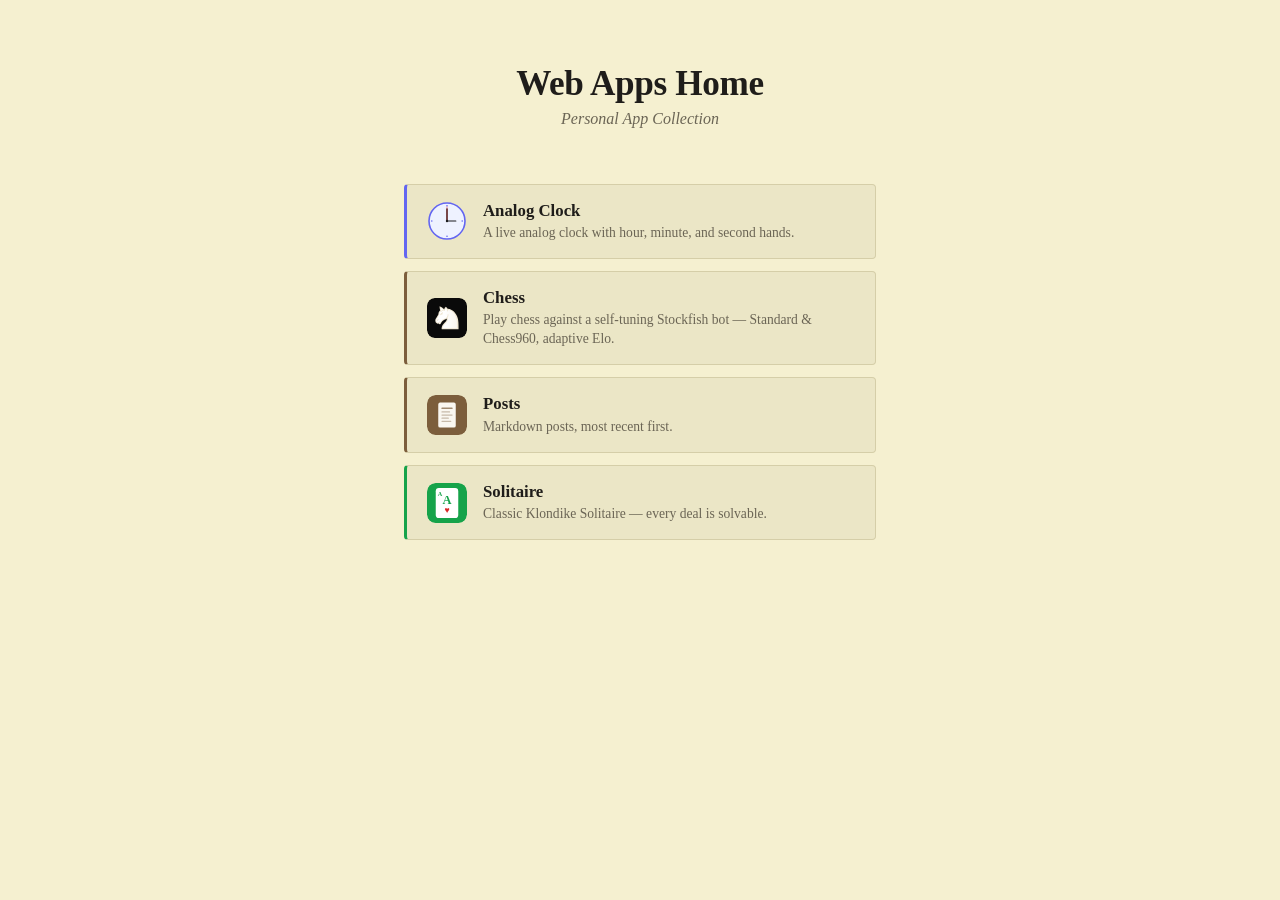
<file: index.html>
<!DOCTYPE html>
<html lang="en">
<head>
    <meta charset="UTF-8">
    <meta name="viewport" content="width=device-width, initial-scale=1.0">
    <title>Web Apps Home</title>
    <link rel="stylesheet" href="./assets/styles.css">
    <link rel="icon" href="./assets/favicon.svg">
</head>
<body>
    <header>
        <h1>Web Apps Home</h1>
        <p class="subtitle">Personal App Collection</p>
    </header>
    <main id="app-grid" class="app-grid">
        <p class="loading">Loading apps...</p>
    </main>
    <script src="./assets/script.js"></script>
</body>
</html>
</file>
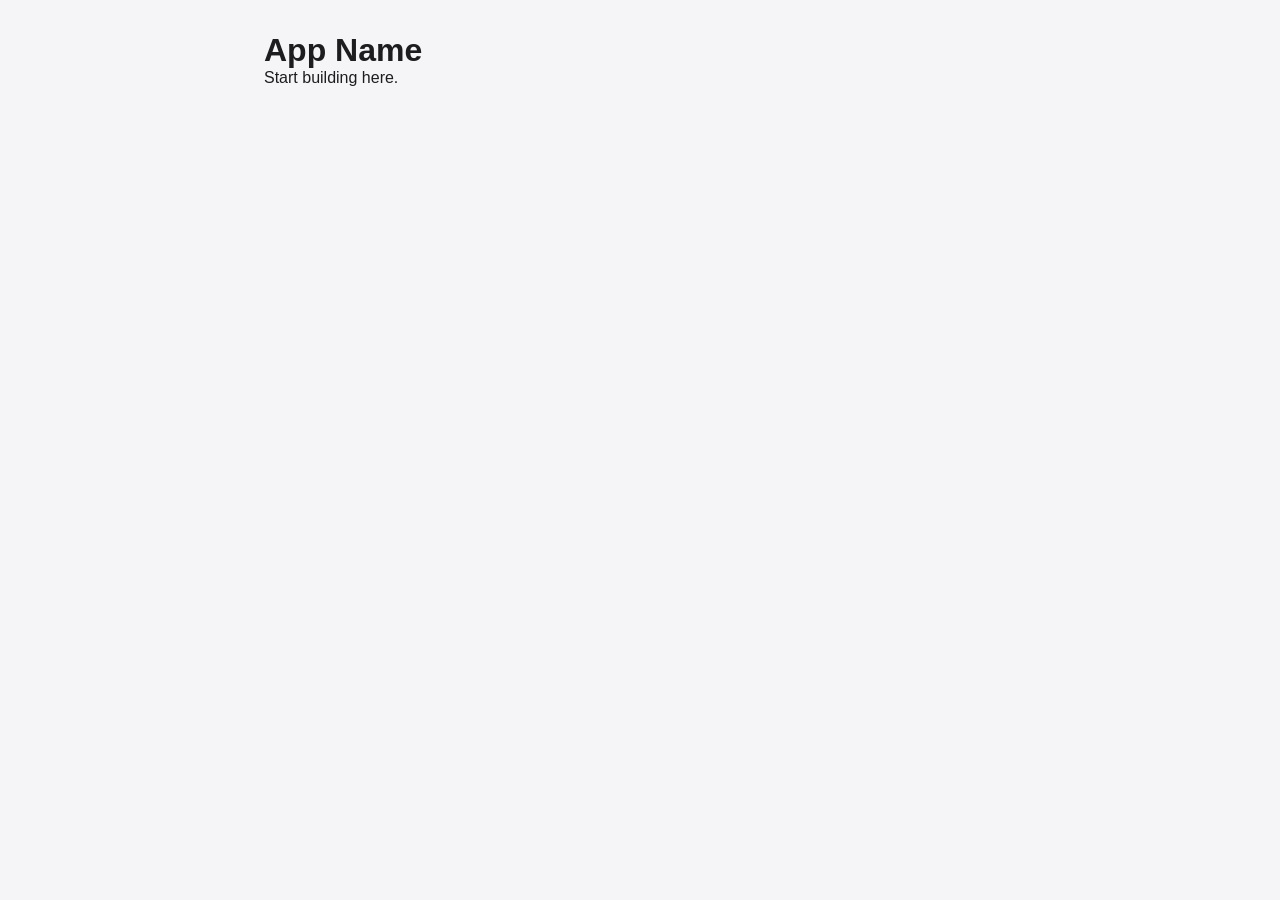
<file: apps/_template/index.html>
<!DOCTYPE html>
<html lang="en">
<head>
    <meta charset="UTF-8">
    <meta name="viewport" content="width=device-width, initial-scale=1.0">
    <meta name="apple-mobile-web-app-capable" content="yes">
    <meta name="apple-mobile-web-app-status-bar-style" content="black-translucent">
    <meta name="apple-mobile-web-app-title" content="App Name">
    <link rel="apple-touch-icon" href="./icon.svg">
    <link rel="manifest" href="./manifest.json">
    <title>App Name</title>
    <link rel="stylesheet" href="./styles.css">
</head>
<body>
    <main id="app">
        <h1>App Name</h1>
        <p>Start building here.</p>
    </main>
    <script src="./script.js"></script>
    <script>if ("serviceWorker" in navigator) navigator.serviceWorker.register("./sw.js");</script>
</body>
</html>
</file>
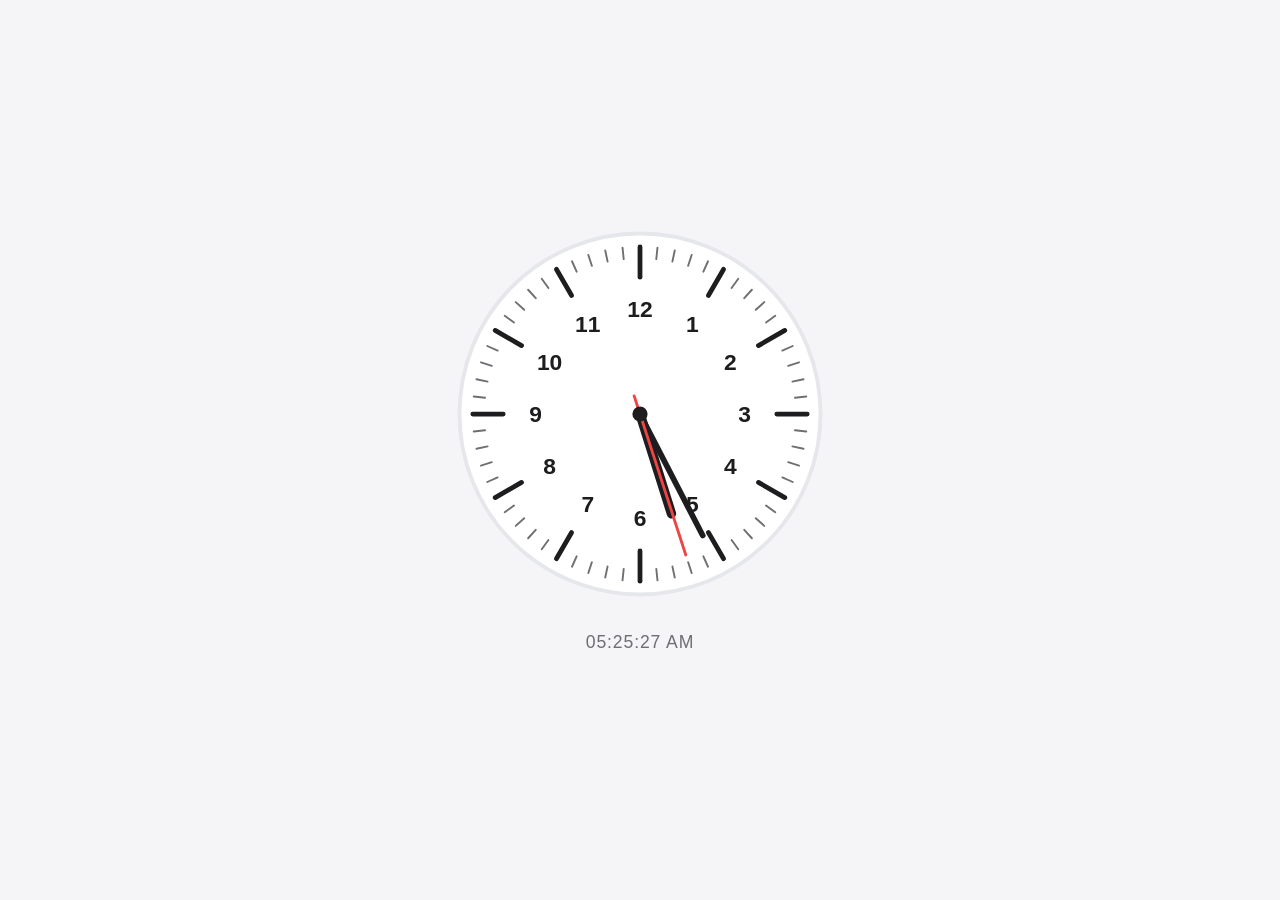
<file: apps/analog-clock/index.html>
<!DOCTYPE html>
<html lang="en">
<head>
    <meta charset="UTF-8">
    <meta name="viewport" content="width=device-width, initial-scale=1.0">
    <meta name="apple-mobile-web-app-capable" content="yes">
    <meta name="apple-mobile-web-app-status-bar-style" content="black-translucent">
    <meta name="apple-mobile-web-app-title" content="Clock">
    <link rel="apple-touch-icon" href="./icon.svg">
    <link rel="manifest" href="./manifest.json">
    <title>Analog Clock</title>
    <link rel="stylesheet" href="./styles.css">
</head>
<body>
    <main id="app">
        <div class="clock-container">
            <svg id="clock" viewBox="0 0 200 200">
                <!-- Face -->
                <circle cx="100" cy="100" r="95" class="clock-face"/>

                <!-- Hour markers -->
                <g class="markers">
                    <line x1="100" y1="12" x2="100" y2="28"/>
                    <line x1="100" y1="12" x2="100" y2="28" transform="rotate(30 100 100)"/>
                    <line x1="100" y1="12" x2="100" y2="28" transform="rotate(60 100 100)"/>
                    <line x1="100" y1="12" x2="100" y2="28" transform="rotate(90 100 100)"/>
                    <line x1="100" y1="12" x2="100" y2="28" transform="rotate(120 100 100)"/>
                    <line x1="100" y1="12" x2="100" y2="28" transform="rotate(150 100 100)"/>
                    <line x1="100" y1="12" x2="100" y2="28" transform="rotate(180 100 100)"/>
                    <line x1="100" y1="12" x2="100" y2="28" transform="rotate(210 100 100)"/>
                    <line x1="100" y1="12" x2="100" y2="28" transform="rotate(240 100 100)"/>
                    <line x1="100" y1="12" x2="100" y2="28" transform="rotate(270 100 100)"/>
                    <line x1="100" y1="12" x2="100" y2="28" transform="rotate(300 100 100)"/>
                    <line x1="100" y1="12" x2="100" y2="28" transform="rotate(330 100 100)"/>
                </g>

                <!-- Minute ticks -->
                <g class="ticks">
                    <line x1="100" y1="12" x2="100" y2="18" transform="rotate(6 100 100)"/>
                    <line x1="100" y1="12" x2="100" y2="18" transform="rotate(12 100 100)"/>
                    <line x1="100" y1="12" x2="100" y2="18" transform="rotate(18 100 100)"/>
                    <line x1="100" y1="12" x2="100" y2="18" transform="rotate(24 100 100)"/>
                    <line x1="100" y1="12" x2="100" y2="18" transform="rotate(36 100 100)"/>
                    <line x1="100" y1="12" x2="100" y2="18" transform="rotate(42 100 100)"/>
                    <line x1="100" y1="12" x2="100" y2="18" transform="rotate(48 100 100)"/>
                    <line x1="100" y1="12" x2="100" y2="18" transform="rotate(54 100 100)"/>
                    <line x1="100" y1="12" x2="100" y2="18" transform="rotate(66 100 100)"/>
                    <line x1="100" y1="12" x2="100" y2="18" transform="rotate(72 100 100)"/>
                    <line x1="100" y1="12" x2="100" y2="18" transform="rotate(78 100 100)"/>
                    <line x1="100" y1="12" x2="100" y2="18" transform="rotate(84 100 100)"/>
                    <line x1="100" y1="12" x2="100" y2="18" transform="rotate(96 100 100)"/>
                    <line x1="100" y1="12" x2="100" y2="18" transform="rotate(102 100 100)"/>
                    <line x1="100" y1="12" x2="100" y2="18" transform="rotate(108 100 100)"/>
                    <line x1="100" y1="12" x2="100" y2="18" transform="rotate(114 100 100)"/>
                    <line x1="100" y1="12" x2="100" y2="18" transform="rotate(126 100 100)"/>
                    <line x1="100" y1="12" x2="100" y2="18" transform="rotate(132 100 100)"/>
                    <line x1="100" y1="12" x2="100" y2="18" transform="rotate(138 100 100)"/>
                    <line x1="100" y1="12" x2="100" y2="18" transform="rotate(144 100 100)"/>
                    <line x1="100" y1="12" x2="100" y2="18" transform="rotate(156 100 100)"/>
                    <line x1="100" y1="12" x2="100" y2="18" transform="rotate(162 100 100)"/>
                    <line x1="100" y1="12" x2="100" y2="18" transform="rotate(168 100 100)"/>
                    <line x1="100" y1="12" x2="100" y2="18" transform="rotate(174 100 100)"/>
                    <line x1="100" y1="12" x2="100" y2="18" transform="rotate(186 100 100)"/>
                    <line x1="100" y1="12" x2="100" y2="18" transform="rotate(192 100 100)"/>
                    <line x1="100" y1="12" x2="100" y2="18" transform="rotate(198 100 100)"/>
                    <line x1="100" y1="12" x2="100" y2="18" transform="rotate(204 100 100)"/>
                    <line x1="100" y1="12" x2="100" y2="18" transform="rotate(216 100 100)"/>
                    <line x1="100" y1="12" x2="100" y2="18" transform="rotate(222 100 100)"/>
                    <line x1="100" y1="12" x2="100" y2="18" transform="rotate(228 100 100)"/>
                    <line x1="100" y1="12" x2="100" y2="18" transform="rotate(234 100 100)"/>
                    <line x1="100" y1="12" x2="100" y2="18" transform="rotate(246 100 100)"/>
                    <line x1="100" y1="12" x2="100" y2="18" transform="rotate(252 100 100)"/>
                    <line x1="100" y1="12" x2="100" y2="18" transform="rotate(258 100 100)"/>
                    <line x1="100" y1="12" x2="100" y2="18" transform="rotate(264 100 100)"/>
                    <line x1="100" y1="12" x2="100" y2="18" transform="rotate(276 100 100)"/>
                    <line x1="100" y1="12" x2="100" y2="18" transform="rotate(282 100 100)"/>
                    <line x1="100" y1="12" x2="100" y2="18" transform="rotate(288 100 100)"/>
                    <line x1="100" y1="12" x2="100" y2="18" transform="rotate(294 100 100)"/>
                    <line x1="100" y1="12" x2="100" y2="18" transform="rotate(306 100 100)"/>
                    <line x1="100" y1="12" x2="100" y2="18" transform="rotate(312 100 100)"/>
                    <line x1="100" y1="12" x2="100" y2="18" transform="rotate(318 100 100)"/>
                    <line x1="100" y1="12" x2="100" y2="18" transform="rotate(324 100 100)"/>
                    <line x1="100" y1="12" x2="100" y2="18" transform="rotate(336 100 100)"/>
                    <line x1="100" y1="12" x2="100" y2="18" transform="rotate(342 100 100)"/>
                    <line x1="100" y1="12" x2="100" y2="18" transform="rotate(348 100 100)"/>
                    <line x1="100" y1="12" x2="100" y2="18" transform="rotate(354 100 100)"/>
                </g>

                <!-- Hour numbers (radius 55 from center) -->
                <g class="numbers">
                    <text x="100" y="45" dy="0.35em">12</text>
                    <text x="127.5" y="52.4" dy="0.35em">1</text>
                    <text x="147.6" y="72.5" dy="0.35em">2</text>
                    <text x="155" y="100" dy="0.35em">3</text>
                    <text x="147.6" y="127.5" dy="0.35em">4</text>
                    <text x="127.5" y="147.6" dy="0.35em">5</text>
                    <text x="100" y="155" dy="0.35em">6</text>
                    <text x="72.5" y="147.6" dy="0.35em">7</text>
                    <text x="52.4" y="127.5" dy="0.35em">8</text>
                    <text x="45" y="100" dy="0.35em">9</text>
                    <text x="52.4" y="72.5" dy="0.35em">10</text>
                    <text x="72.5" y="52.4" dy="0.35em">11</text>
                </g>

                <!-- Hands -->
                <line id="hour-hand" class="hand-hour" x1="100" y1="100" x2="100" y2="45"/>
                <line id="minute-hand" class="hand-minute" x1="100" y1="100" x2="100" y2="28"/>
                <line id="second-hand" class="hand-second" x1="100" y1="110" x2="100" y2="22"/>

                <!-- Center dot -->
                <circle cx="100" cy="100" r="4" class="center-dot"/>
            </svg>
        </div>
        <p class="digital-time" id="digital-time"></p>
    </main>
    <script src="./script.js"></script>
    <script>if ("serviceWorker" in navigator) navigator.serviceWorker.register("./sw.js");</script>
</body>
</html>
</file>
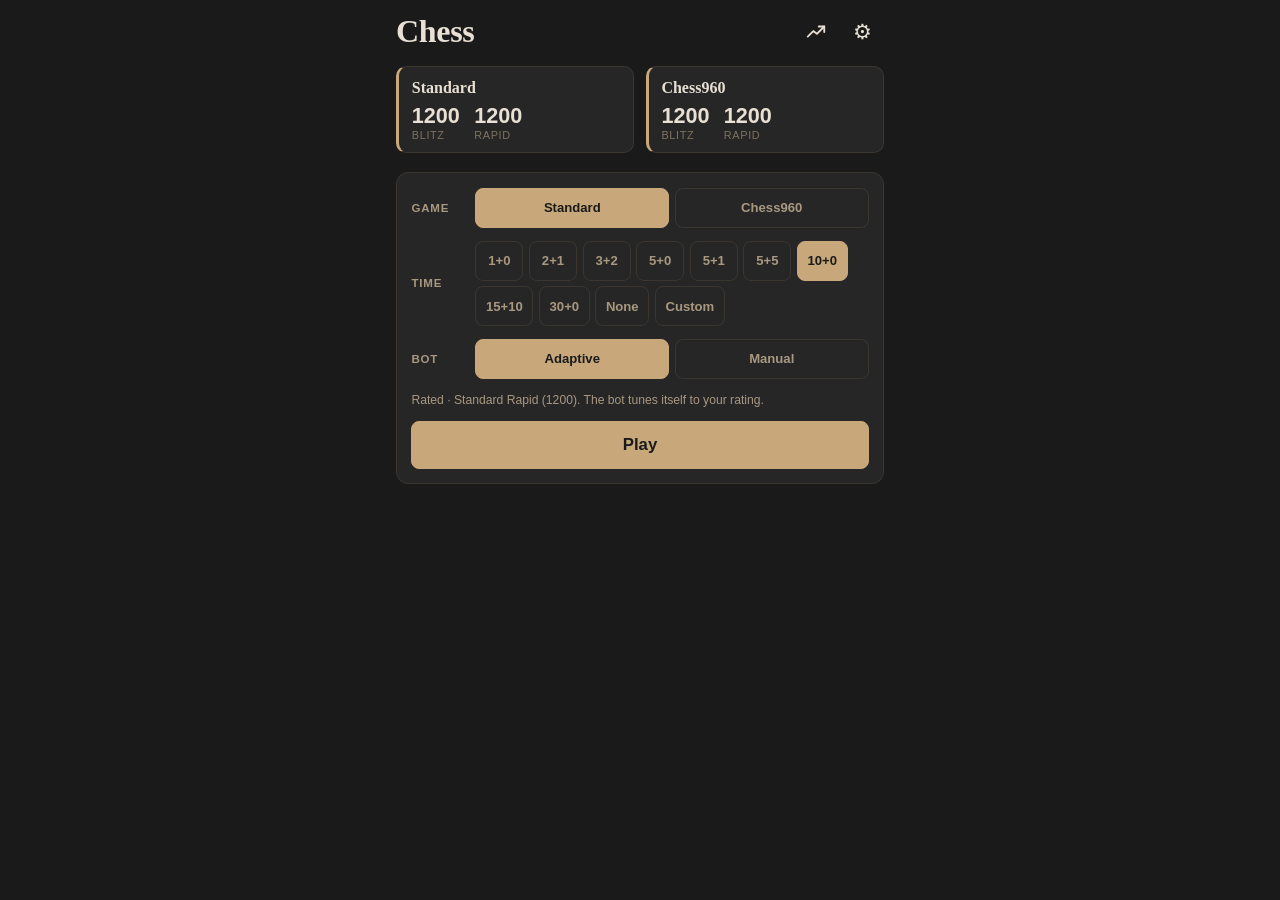
<file: apps/chess/index.html>
<!DOCTYPE html>
<html lang="en">
<head>
    <meta charset="UTF-8">
    <meta name="viewport" content="width=device-width, initial-scale=1.0, maximum-scale=1.0, user-scalable=no, viewport-fit=cover">
    <meta name="apple-mobile-web-app-capable" content="yes">
    <meta name="apple-mobile-web-app-status-bar-style" content="black-translucent">
    <meta name="apple-mobile-web-app-title" content="Chess">
    <meta name="theme-color" content="#1a1a1a">
    <link rel="apple-touch-icon" href="./icon.svg">
    <link rel="manifest" href="./manifest.json">
    <title>Chess</title>
    <link rel="stylesheet" href="./styles.css">
</head>
<body>
<div id="app">

    <!-- ══════════════════ Home ══════════════════ -->
    <div id="screen-home" class="screen active">
        <div class="home-header">
            <div class="home-title">Chess</div>
            <div class="home-header-btns">
                <button class="btn-icon" id="btn-stats" aria-label="Stats">
                    <svg viewBox="0 0 24 24" width="22" height="22" fill="none" stroke="currentColor" stroke-width="2" stroke-linecap="round" stroke-linejoin="round" aria-hidden="true">
                        <polyline points="3,17 9,11 13,14 21,6"/>
                        <polyline points="15,6 21,6 21,12"/>
                    </svg>
                </button>
                <button class="btn-icon" id="btn-settings" aria-label="Settings">⚙</button>
            </div>
        </div>

        <div class="ratings" id="ratings"></div>

        <div class="resume-banner" id="resume-banner" hidden>
            <div class="resume-text">
                <div class="resume-lbl">Resume game</div>
                <div class="resume-sub" id="resume-sub">Paused game</div>
            </div>
            <span class="resume-arrow">▶</span>
        </div>

        <div class="config-card">
            <div class="config-row">
                <span class="config-label">Game</span>
                <div class="seg" id="cfg-variant">
                    <button class="seg-btn" data-variant="standard">Standard</button>
                    <button class="seg-btn" data-variant="c960">Chess960</button>
                </div>
            </div>
            <div class="config-row">
                <span class="config-label">Time</span>
                <div class="seg seg-wrap" id="cfg-timer"></div>
            </div>
            <div class="config-row custom-time-row" id="cfg-custom-row" hidden>
                <span class="config-label">Custom</span>
                <div class="custom-time-inputs">
                    <label class="custom-time-field">
                        <input type="number" id="cfg-custom-min" min="1" max="180" value="15">
                        <span>min</span>
                    </label>
                    <span class="custom-time-plus">+</span>
                    <label class="custom-time-field">
                        <input type="number" id="cfg-custom-inc" min="0" max="60" value="10">
                        <span>sec/move</span>
                    </label>
                </div>
            </div>
            <div class="config-row">
                <span class="config-label">Bot</span>
                <div class="seg" id="cfg-diff">
                    <button class="seg-btn" data-diff="adaptive">Adaptive</button>
                    <button class="seg-btn" data-diff="manual">Manual</button>
                </div>
            </div>
            <div class="config-row skill-row" id="cfg-elo-row" hidden>
                <span class="config-label">Elo</span>
                <input type="range" id="cfg-elo" min="100" max="3000" step="50" value="1200">
                <span class="skill-val" id="cfg-elo-val">1200</span>
            </div>
            <p class="config-note" id="cfg-note"></p>
            <button class="btn btn-primary btn-play" id="btn-play">Play</button>
        </div>
    </div>

    <!-- ══════════════════ Play ══════════════════ -->
    <div id="screen-play" class="screen">
        <div class="play-top">
            <div class="bar">
                <button class="btn-icon" id="btn-play-back" aria-label="Back">←</button>
                <span class="bar-title" id="play-title">Chess</span>
                <button class="btn-icon" id="btn-flip" aria-label="Flip board">⇅</button>
            </div>
            <div class="clock-row" id="top-clock">
                <span class="clock-side" id="top-side">Black</span>
                <span class="captured-tray" id="top-captured"></span>
                <span class="clock-time" id="top-time">—</span>
            </div>
            <div class="bot-status" id="bot-status" hidden>Ready</div>
        </div>
        <div class="board-wrap">
            <div class="board" id="play-board"></div>
        </div>
        <div class="play-bottom">
            <div class="clock-row clock-active" id="bottom-clock">
                <span class="clock-side" id="bottom-side">White</span>
                <span class="captured-tray" id="bottom-captured"></span>
                <span class="clock-time" id="bottom-time">—</span>
            </div>
            <!-- Move review (visual rewind only — does not change game state) -->
            <div class="play-review" id="play-review">
                <div class="review-status" id="review-status">Live</div>
                <div class="review-btns">
                    <button class="btn-review" id="review-prev" aria-label="Previous move">◀</button>
                    <button class="btn-review" id="review-live" aria-label="Back to current position">↻</button>
                    <button class="btn-review" id="review-next" aria-label="Next move">▶</button>
                </div>
            </div>
            <!-- Move confirmation bar (long games, when enabled) -->
            <div class="move-confirm" id="move-confirm" hidden>
                <span class="move-confirm-label" id="move-confirm-label">Play move?</span>
                <div class="move-confirm-btns">
                    <button class="btn" id="move-confirm-cancel" aria-label="Cancel">✗</button>
                    <button class="btn btn-primary" id="move-confirm-ok" aria-label="Confirm">✓</button>
                </div>
            </div>
            <div class="play-actions">
                <button class="btn" id="btn-resign">Resign</button>
            </div>
        </div>

        <!-- Promotion modal -->
        <div id="promo-modal" hidden>
            <div class="promo-panel">
                <p>Promote to</p>
                <div class="promo-choices" id="promo-choices"></div>
            </div>
        </div>

        <!-- Game-over overlay -->
        <div id="gameover-overlay" class="gameover-overlay" hidden>
            <div class="gameover-card">
                <div class="gameover-icon" id="go-icon">♚</div>
                <div class="gameover-title" id="go-title">Game Over</div>
                <div class="gameover-sub" id="go-sub"></div>
                <div class="elo-delta" id="go-elo-delta" hidden></div>
                <div class="gameover-actions">
                    <button class="btn" id="go-btn-edit">Edit settings</button>
                    <button class="btn btn-primary" id="go-btn-rematch">Rematch</button>
                </div>
            </div>
        </div>
    </div>

    <!-- ══════════════════ History ══════════════════ -->
    <div id="screen-history" class="screen">
        <div class="bar">
            <button class="btn-icon" id="btn-history-back" aria-label="Back">←</button>
            <span class="bar-title">Game History</span>
        </div>
        <div class="history-list" id="history-list"></div>
    </div>

    <!-- ══════════════════ Replay ══════════════════ -->
    <div id="screen-replay" class="screen">
        <div class="bar">
            <button class="btn-icon" id="btn-replay-back" aria-label="Back">←</button>
            <span class="bar-title" id="replay-title">Replay</span>
        </div>
        <div class="replay-info" id="replay-info"></div>
        <div class="board-wrap">
            <div class="board" id="replay-board"></div>
        </div>
        <div class="replay-controls">
            <button class="btn" id="replay-first">⏮</button>
            <button class="btn" id="replay-prev">◀</button>
            <span class="replay-counter" id="replay-counter">0 / 0</span>
            <button class="btn" id="replay-next">▶</button>
            <button class="btn" id="replay-last">⏭</button>
        </div>
    </div>

    <!-- ══════════════════ Stats ══════════════════ -->
    <div id="screen-stats" class="screen">
        <div class="bar">
            <button class="btn-icon" id="btn-stats-back" aria-label="Back">←</button>
            <span class="bar-title">Stats</span>
            <span class="btn-icon bar-spacer" aria-hidden="true"></span>
        </div>
        <div class="stats-body">
            <div class="seg seg-wrap" id="stats-bucket-seg"></div>
            <div class="seg" id="stats-axis-seg">
                <button class="seg-btn" data-axis="games">By game</button>
                <button class="seg-btn" data-axis="time">By date</button>
            </div>
            <div class="stats-chart-wrap" id="stats-chart-wrap">
                <div class="stats-chart" id="stats-chart"></div>
                <div class="stats-tooltip" id="stats-tooltip" hidden></div>
            </div>
            <div class="stats-summary" id="stats-summary"></div>
        </div>
    </div>

    <!-- ══════════════════ Settings Panel ══════════════════ -->
    <div id="settings-panel" hidden>
        <div class="settings-bar">
            <button class="btn-icon" id="btn-settings-close">←</button>
            <span class="settings-title">Settings</span>
        </div>
        <div class="settings-body">

            <div class="settings-section">
                <span class="settings-label">Theme</span>
                <div class="seg" id="theme-seg">
                    <button class="seg-btn" data-theme="light">Light</button>
                    <button class="seg-btn" data-theme="dark">Dark</button>
                </div>
            </div>

            <div class="settings-section">
                <span class="settings-label">Piece Style</span>
                <div class="opt-grid" id="piece-style-grid"></div>
            </div>

            <div class="settings-section">
                <span class="settings-label">Board</span>
                <div class="swatch-grid" id="board-swatch-grid"></div>
            </div>

            <div class="settings-section">
                <span class="settings-label">Confirm moves</span>
                <div class="seg" id="confirm-seg">
                    <button class="seg-btn" data-confirm="off">Off</button>
                    <button class="seg-btn" data-confirm="on">On</button>
                </div>
                <span class="settings-hint">When on, games with 15 minutes or more per side ask you to confirm each move before it's played.</span>
            </div>

            <div class="settings-section">
                <span class="settings-label">Ratings</span>
                <div class="ratings-edit" id="ratings-edit"></div>
            </div>

            <div class="settings-section">
                <button class="btn btn-wide" id="st-history">View Game History</button>
            </div>

            <div class="settings-section">
                <button class="btn btn-wide" id="st-export">Export Save (JSON)</button>
                <button class="btn btn-wide" id="st-import">Import Save File</button>
                <input type="file" id="st-import-file" accept=".json,.md,.txt" hidden>
            </div>

            <div class="settings-section">
                <button class="btn btn-wide btn-danger" id="st-reset">Reset All Data</button>
                <span class="settings-hint">Erases all ratings, settings, and game history permanently. Export a backup first.</span>
            </div>

        </div>
    </div>

    <!-- ══════════════════ Confirm dialog (new game vs paused game) ══════════════════ -->
    <div id="confirm-modal" class="gameover-overlay" hidden>
        <div class="gameover-card">
            <div class="gameover-title">Game in progress</div>
            <p class="modal-text">Starting a new game will resign your paused game.</p>
            <div class="gameover-actions">
                <button class="btn" id="confirm-cancel">Cancel</button>
                <button class="btn btn-primary" id="confirm-ok">New game</button>
            </div>
        </div>
    </div>

    <!-- ══════════════════ Toast ══════════════════ -->
    <div id="toast" role="alert" aria-live="polite"></div>

</div><!-- #app -->

<script src="./chess.js"></script>
<script src="./board.js"></script>
<script src="./elo.js"></script>
<script src="./timer.js"></script>
<script src="./bot.js"></script>
<script src="./export.js"></script>
<script src="./home.js"></script>
<script src="./play.js"></script>
<script src="./history.js"></script>
<script src="./stats.js"></script>
<script>
    if ("serviceWorker" in navigator) {
        navigator.serviceWorker.register("./sw.js");
    }
</script>
</body>
</html>
</file>
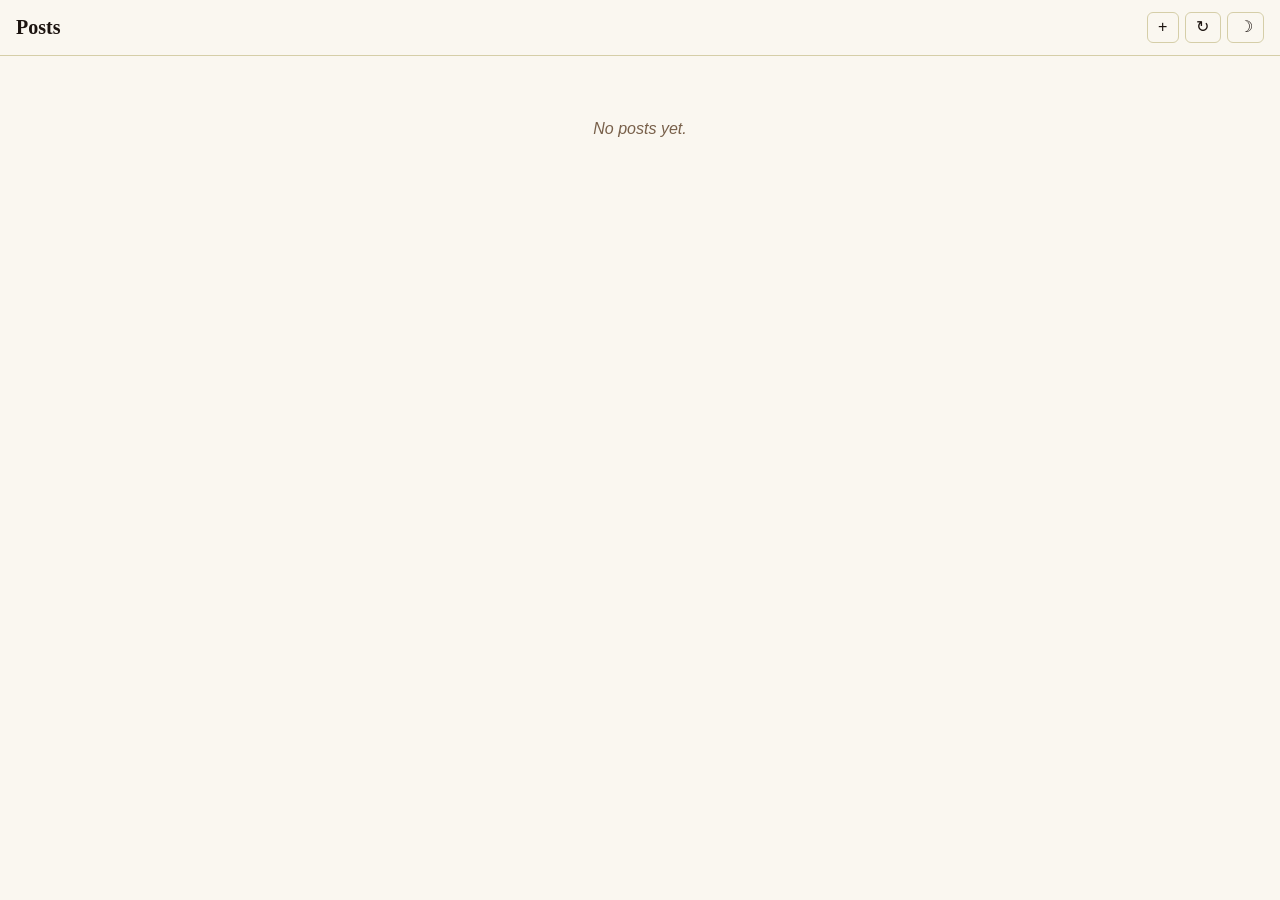
<file: apps/posts/index.html>
<!DOCTYPE html>
<html lang="en">
<head>
    <meta charset="UTF-8">
    <meta name="viewport" content="width=device-width, initial-scale=1.0">
    <meta name="apple-mobile-web-app-capable" content="yes">
    <meta name="apple-mobile-web-app-status-bar-style" content="black-translucent">
    <meta name="apple-mobile-web-app-title" content="Posts">
    <link rel="apple-touch-icon" href="./icon.svg">
    <link rel="manifest" href="./manifest.json">
    <title>Posts</title>
    <link rel="stylesheet" href="./styles.css">
</head>
<body>
    <!-- List View -->
    <div id="list-view">
        <header class="toolbar">
            <h1 class="toolbar-title">Posts</h1>
            <div class="toolbar-actions">
                <button id="btn-create" class="toolbar-btn" aria-label="New post">&#x2b;</button>
                <button id="btn-refresh" class="toolbar-btn" aria-label="Refresh">&#x21bb;</button>
                <button id="btn-dark-list" class="toolbar-btn" aria-label="Toggle dark mode">&#x263D;</button>
            </div>
        </header>
        <main id="post-list" class="post-list">
            <p class="empty-state">Loading&hellip;</p>
        </main>
    </div>

    <!-- Reader View -->
    <div id="reader-view" class="reader-view hidden">
        <header class="toolbar">
            <button id="btn-back" class="toolbar-btn" aria-label="Back">&#x2190;</button>
            <div class="toolbar-actions">
                <select id="font-select" class="toolbar-select" aria-label="Font">
                    <option value="">System</option>
                    <option value="Georgia, serif">Georgia</option>
                    <option value="Palatino, 'Palatino Linotype', serif">Palatino</option>
                    <option value="Charter, serif">Charter</option>
                    <option value="'Helvetica Neue', Helvetica, sans-serif">Helvetica</option>
                    <option value="Avenir, 'Avenir Next', sans-serif">Avenir</option>
                    <option value="Verdana, sans-serif">Verdana</option>
                    <option value="'Times New Roman', Times, serif">Times</option>
                    <option value="'Trebuchet MS', sans-serif">Trebuchet</option>
                    <option value="Menlo, 'SF Mono', Consolas, monospace">Menlo</option>
                </select>
                <button id="btn-font-down" class="toolbar-btn" aria-label="Decrease font size">A&minus;</button>
                <button id="btn-font-up" class="toolbar-btn" aria-label="Increase font size">A+</button>
                <button id="btn-dark" class="toolbar-btn" aria-label="Toggle dark mode">&#x263D;</button>
            </div>
        </header>
        <article id="reader-body" class="reader-body"></article>
    </div>

    <!-- Compose View -->
    <div id="compose-view" class="compose-view hidden">
        <header class="toolbar">
            <button id="btn-compose-cancel" class="toolbar-btn" aria-label="Cancel">&#x2190;</button>
            <div class="toolbar-actions">
                <button id="btn-compose-save" class="toolbar-btn" aria-label="Save post">Save</button>
            </div>
        </header>
        <div class="compose-body">
            <textarea id="compose-textarea" class="compose-textarea" placeholder="Paste markdown here…" autocapitalize="sentences" autocorrect="off" spellcheck="false"></textarea>
        </div>
    </div>

    <script src="./markdown.js"></script>
    <script src="./script.js"></script>
    <script>if ("serviceWorker" in navigator) navigator.serviceWorker.register("./sw.js");</script>
</body>
</html>
</file>
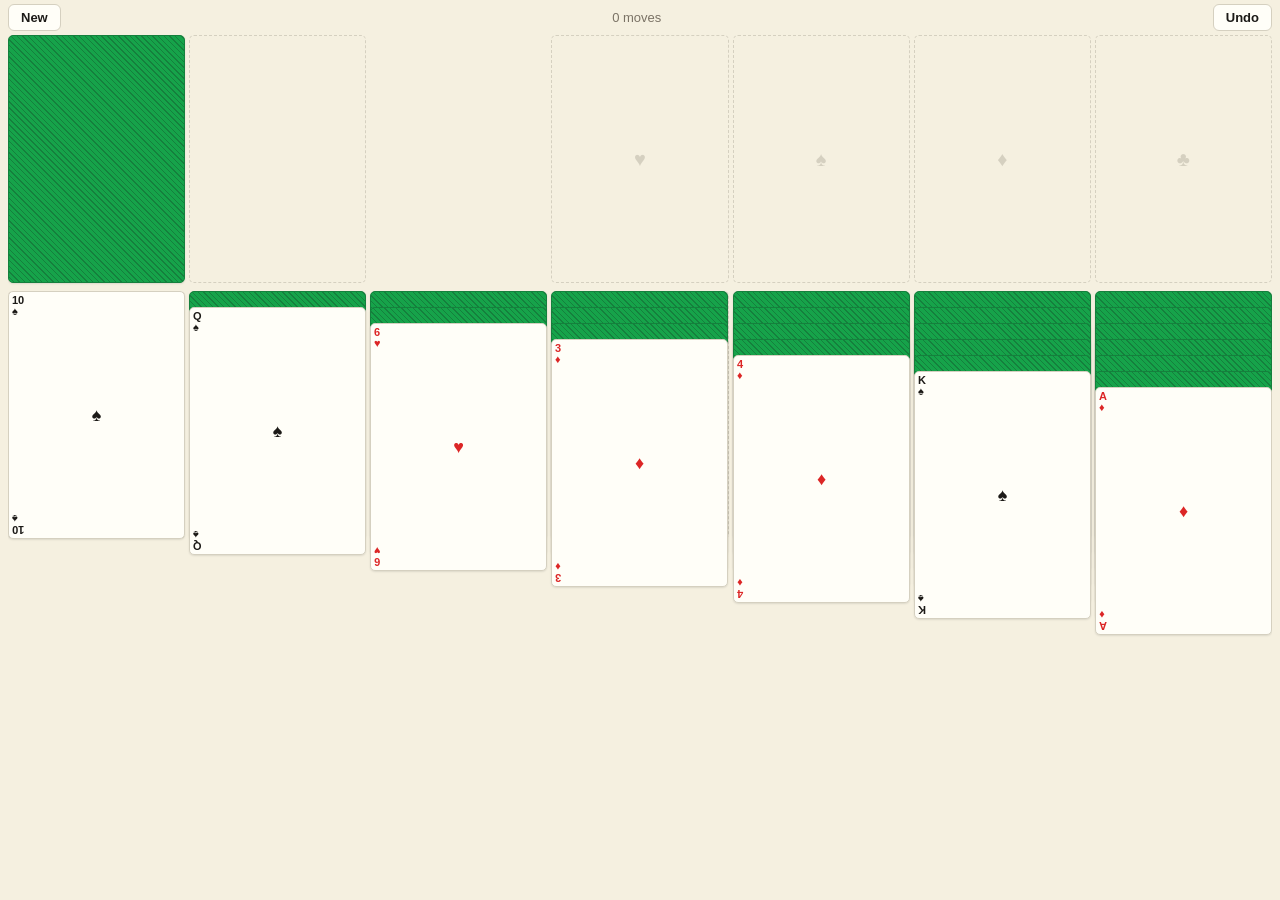
<file: apps/solitaire/index.html>
<!DOCTYPE html>
<html lang="en">
<head>
    <meta charset="UTF-8">
    <meta name="viewport" content="width=device-width, initial-scale=1.0, maximum-scale=1.0, user-scalable=no, viewport-fit=cover">
    <meta name="apple-mobile-web-app-capable" content="yes">
    <meta name="apple-mobile-web-app-status-bar-style" content="black-translucent">
    <meta name="apple-mobile-web-app-title" content="Solitaire">
    <link rel="apple-touch-icon" href="./icon.svg">
    <link rel="manifest" href="./manifest.json">
    <title>Solitaire</title>
    <link rel="stylesheet" href="./styles.css">
</head>
<body>
    <div id="app">
        <header id="toolbar">
            <button id="new-game-btn">New</button>
            <span id="move-count">0 moves</span>
            <button id="undo-btn">Undo</button>
        </header>

        <div id="board">
            <!-- Top row: stock, waste, spacer, 4 foundations -->
            <div id="top-row">
                <div id="stock" class="pile" data-pile="stock"></div>
                <div id="waste" class="pile" data-pile="waste"></div>
                <div class="spacer"></div>
                <div id="f0" class="pile foundation" data-pile="f0"></div>
                <div id="f1" class="pile foundation" data-pile="f1"></div>
                <div id="f2" class="pile foundation" data-pile="f2"></div>
                <div id="f3" class="pile foundation" data-pile="f3"></div>
            </div>

            <!-- 7 tableau columns -->
            <div id="tableau">
                <div id="t0" class="pile tableau-col" data-pile="t0"></div>
                <div id="t1" class="pile tableau-col" data-pile="t1"></div>
                <div id="t2" class="pile tableau-col" data-pile="t2"></div>
                <div id="t3" class="pile tableau-col" data-pile="t3"></div>
                <div id="t4" class="pile tableau-col" data-pile="t4"></div>
                <div id="t5" class="pile tableau-col" data-pile="t5"></div>
                <div id="t6" class="pile tableau-col" data-pile="t6"></div>
            </div>
        </div>

        <!-- Win overlay -->
        <div id="win-overlay" class="hidden">
            <div id="win-dialog">
                <h2>You Win!</h2>
                <p id="win-stats"></p>
                <button id="play-again-btn">Play Again</button>
            </div>
        </div>

        <!-- Loading overlay shown while solver verifies -->
        <div id="loading-overlay" class="hidden">
            <p>Shuffling...</p>
        </div>
    </div>
    <script src="./script.js"></script>
    <script>if ("serviceWorker" in navigator) navigator.serviceWorker.register("./sw.js");</script>
</body>
</html>
</file>
<file: assets/styles.css>
*,
*::before,
*::after {
    margin: 0;
    padding: 0;
    box-sizing: border-box;
}

:root {
    --bg: #f5f0d0;
    --surface: #ebe6c6;
    --text: #1f1d1a;
    --text-secondary: #6b6555;
    --border: #d5cea8;
}

body {
    font-family: Georgia, "Times New Roman", Times, serif;
    background: var(--bg);
    color: var(--text);
    min-height: 100vh;
    -webkit-font-smoothing: antialiased;
}

header {
    text-align: center;
    padding: 4rem 1.5rem 1.5rem;
}

header h1 {
    font-size: 2.2rem;
    font-weight: 700;
    letter-spacing: -0.01em;
}

.subtitle {
    color: var(--text-secondary);
    margin-top: 0.35rem;
    font-size: 1rem;
    font-style: italic;
}

/* App List */

.app-grid {
    display: flex;
    flex-direction: column;
    gap: 0.75rem;
    padding: 2rem 1.5rem 4rem;
    max-width: 520px;
    margin: 0 auto;
}

/* App Button */

.app-card {
    display: flex;
    align-items: center;
    gap: 1rem;
    text-decoration: none;
    color: var(--text);
    background: var(--surface);
    border: 1px solid var(--border);
    border-left: 3px solid var(--accent, #6366f1);
    border-radius: 4px;
    padding: 1rem 1.25rem;
    transition: background 0.15s ease;
}

.app-card:hover {
    background: var(--border);
}

.app-icon {
    width: 40px;
    height: 40px;
    border-radius: 8px;
    display: flex;
    align-items: center;
    justify-content: center;
    overflow: hidden;
    flex-shrink: 0;
}

.app-icon img {
    width: 100%;
    height: 100%;
    object-fit: contain;
}

.icon-fallback {
    font-size: 1.2rem;
    font-weight: 700;
    color: var(--accent, #6366f1);
}

.app-text {
    display: flex;
    flex-direction: column;
    min-width: 0;
}

.app-name {
    font-size: 1.05rem;
    font-weight: 700;
}

.app-description {
    font-size: 0.85rem;
    color: var(--text-secondary);
    line-height: 1.4;
    margin-top: 0.15rem;
}

/* States */

.loading,
.empty-state {
    text-align: center;
    color: var(--text-secondary);
    padding: 4rem 1rem;
    font-size: 1rem;
}

.empty-state code {
    background: var(--surface);
    border: 1px solid var(--border);
    padding: 0.15rem 0.4rem;
    border-radius: 4px;
    font-size: 0.85rem;
}

/* Responsive */

@media (max-width: 600px) {
    header {
        padding: 2.5rem 1rem 1rem;
    }

    header h1 {
        font-size: 1.75rem;
    }

    .app-grid {
        padding: 1.5rem 1rem 3rem;
    }
}
</file>
<file: apps/_template/styles.css>
*,
*::before,
*::after {
    margin: 0;
    padding: 0;
    box-sizing: border-box;
}

body {
    font-family: -apple-system, BlinkMacSystemFont, "Segoe UI", Roboto, Helvetica, Arial, sans-serif;
    background: #f5f5f7;
    color: #1d1d1f;
    min-height: 100vh;
    -webkit-font-smoothing: antialiased;
}


#app {
    max-width: 800px;
    margin: 0 auto;
    padding: 2rem 1.5rem;
}
</file>
<file: apps/analog-clock/styles.css>
*,
*::before,
*::after {
    margin: 0;
    padding: 0;
    box-sizing: border-box;
}

:root {
    --bg: #f5f5f7;
    --surface: #ffffff;
    --text: #1d1d1f;
    --text-secondary: #6e6e73;
    --border: #e5e7eb;
    --accent: #6366f1;
}

body {
    font-family: -apple-system, BlinkMacSystemFont, "Segoe UI", Roboto, Helvetica, Arial, sans-serif;
    background: var(--bg);
    color: var(--text);
    height: 100vh;
    overflow: hidden;
    display: flex;
    flex-direction: column;
    -webkit-font-smoothing: antialiased;
}

#app {
    flex: 1;
    display: flex;
    flex-direction: column;
    align-items: center;
    justify-content: center;
    padding: 0 1.5rem 1.5rem;
}

.clock-container {
    width: min(380px, 80vw);
}

#clock {
    width: 100%;
    height: auto;
}

.clock-face {
    fill: var(--surface);
    stroke: var(--border);
    stroke-width: 2;
}

.markers line {
    stroke: var(--text);
    stroke-width: 2.5;
    stroke-linecap: round;
}

.ticks line {
    stroke: var(--text-secondary);
    stroke-width: 1;
    stroke-linecap: round;
}

.numbers text {
    fill: var(--text);
    font-size: 12px;
    font-weight: 600;
    text-anchor: middle;
    font-family: -apple-system, BlinkMacSystemFont, "Segoe UI", Roboto, sans-serif;
}

.hand-hour {
    stroke: var(--text);
    stroke-width: 5;
    stroke-linecap: round;
}

.hand-minute {
    stroke: var(--text);
    stroke-width: 3;
    stroke-linecap: round;
}

.hand-second {
    stroke: #ef4444;
    stroke-width: 1.5;
    stroke-linecap: round;
}

.center-dot {
    fill: var(--text);
}

.digital-time {
    margin-top: 1.5rem;
    font-size: 1.1rem;
    color: var(--text-secondary);
    font-variant-numeric: tabular-nums;
    letter-spacing: 0.05em;
}
</file>
<file: apps/chess/styles.css>
/* ═══════════════════════════════════════════════════════════════════════════
   Chess — Semafor-inspired warm-beige editorial theme.
   Light by default; a manual .dark toggle swaps the palette (no prefers-color-scheme).
   ═══════════════════════════════════════════════════════════════════════════ */

:root {
    --serif: Georgia, "Times New Roman", Times, serif;
    --sans:  -apple-system, BlinkMacSystemFont, "Segoe UI", Roboto, sans-serif;

    /* Light palette */
    --bg:          #f5f0d0;
    --surface:     #fbf7e8;
    --surface2:    #efe8cc;
    --text:        #1f1d1a;
    --text-dim:    #6b6555;
    --text-faint:  #948d78;
    --border:      #d9d2ac;
    --accent:      #7c5e3c;
    --accent-2:    #5a4228;
    --on-accent:   #fbf7e8;

    --win:  #2f7d32;
    --loss: #b23b3b;
    --draw: #8a7642;

    /* Board interaction overlays */
    --sel:       rgba(124,94,60,.9);
    --sel-bg:    rgba(124,94,60,.28);
    --legal-dot: rgba(30,28,24,.5);       /* move dot; paired with a contrasting halo */
    --legal-dot-edge: rgba(255,255,255,.6);
    --castle:    #b8791f;                 /* Chess960 castle marker (rook square) */
    --last-bg:   rgba(230,180,60,.30);
    --chk-bg:    rgba(200,45,45,.42);
    --wrong-bg:  rgba(200,45,45,.40);
    --hint-bg:   rgba(90,160,90,.40);

    /* Piece fills — reserved for color-via-CSS pieces; current image sets carry own colours */
    --pw:      #f7f2e2;
    --pb:      #2b2825;
    --pw-edge: #4a4438;
    --pb-edge: #d6cdb8;

    /* Default board colours (overridden per [data-board]) */
    --sq-light: #f0d9b5;
    --sq-dark:  #b58863;
    --last-edge: #d99a2b;

    --board-reserve: 15rem;
}

body.dark {
    --bg:          #1a1a1a;
    --surface:     #262626;
    --surface2:    #2f2f2f;
    --text:        #e8e0d4;
    --text-dim:    #a89880;
    --text-faint:  #7d7360;
    --border:      #3b3630;
    --accent:      #c8a87a;
    --accent-2:    #e0c090;
    --on-accent:   #1a1a1a;

    --win:  #6fbf73;
    --loss: #e07b7b;
    --draw: #c8b06a;

    --sel:       rgba(200,168,122,.9);
    --sel-bg:    rgba(200,168,122,.26);
    --legal-dot: rgba(245,240,230,.6);
    --legal-dot-edge: rgba(0,0,0,.5);
    --castle:    #e0a52e;
    --last-bg:   rgba(200,168,122,.30);

    --pw:      #ececdc;
    --pb:      #1c1a17;
    --pw-edge: #4a4438;
    --pb-edge: #b8ae98;
}

/* Board colour themes (light-friendly, warm). */
[data-board="classic"]  { --sq-light: #f0d9b5; --sq-dark: #b58863; --last-edge: #d99a2b; }
[data-board="walnut"]   { --sq-light: #e8cfa6; --sq-dark: #9c6b43; --last-edge: #3a72c4; }
[data-board="forest"]   { --sq-light: #ebecd0; --sq-dark: #779556; --last-edge: #c86a2b; }
[data-board="ocean"]    { --sq-light: #dbe6ec; --sq-dark: #6f92a8; --last-edge: #c86a2b; }
[data-board="rose"]     { --sq-light: #f3dbe0; --sq-dark: #b56b82; --last-edge: #2fa37a; }
[data-board="amethyst"] { --sq-light: #e3dcf2; --sq-dark: #8267a8; --last-edge: #e0a52e; }

* { box-sizing: border-box; margin: 0; padding: 0; }
/* Ensure [hidden] wins over class-level display rules (flex/grid). */
[hidden] { display: none !important; }

/* Background lives on body only: body.dark can override --bg, and with html left
   transparent the body background propagates to the document canvas, so overscroll /
   viewport gaps show the correct theme colour (an html background would resolve --bg
   from :root — the light palette — and paint the canvas beige even in dark mode). */
html, body {
    height: 100%;
    color: var(--text);
    font-family: var(--sans);
    -webkit-text-size-adjust: 100%;
    overscroll-behavior: none;
}
body { background: var(--bg); }

#app {
    max-width: 520px;
    margin: 0 auto;
    min-height: 100%;
    position: relative;
    display: flex;
    flex-direction: column;
}

/* ── Screens ── */
.screen { display: none; flex-direction: column; min-height: 100dvh; }
.screen.active { display: flex; }

/* ══════════════════════════ Buttons ══════════════════════════ */
.btn {
    display: inline-flex; align-items: center; justify-content: center;
    gap: .35rem;
    border: 1px solid var(--border);
    border-radius: 8px;
    background: var(--surface);
    color: var(--text);
    font-family: var(--sans);
    font-size: .92rem;
    font-weight: 600;
    padding: .6rem 1rem;
    min-height: 44px;
    cursor: pointer;
    -webkit-tap-highlight-color: transparent;
    transition: background .12s, border-color .12s;
}
.btn:active { background: var(--surface2); }
.btn-primary { background: var(--accent); border-color: var(--accent); color: var(--on-accent); font-weight: 700; }
.btn-primary:active { background: var(--accent-2); }
.btn-wide { width: 100%; margin-bottom: .5rem; }
.btn-danger { color: var(--loss); border-color: var(--loss); background: transparent; }
.btn-icon {
    display: inline-flex; align-items: center; justify-content: center;
    width: 44px; height: 44px;
    border: none; background: transparent; color: var(--text);
    font-size: 1.3rem; cursor: pointer; border-radius: 8px;
    -webkit-tap-highlight-color: transparent;
}
.btn-icon:active { background: var(--surface2); }

/* ══════════════════════════ Home ══════════════════════════ */
.home-header {
    display: flex; align-items: center; justify-content: space-between;
    padding: calc(env(safe-area-inset-top) + .6rem) 1rem .4rem;
}
.home-title { font-family: var(--serif); font-size: 2rem; font-weight: 700; letter-spacing: -.01em; }
.home-header-btns { display: flex; gap: .1rem; }

.ratings { display: flex; gap: .7rem; padding: .4rem 1rem; }
.rating-card {
    flex: 1; background: var(--surface);
    border: 1px solid var(--border); border-left: 3px solid var(--accent);
    border-radius: 10px; padding: .7rem .8rem;
}
.rating-name { font-family: var(--serif); font-size: 1rem; font-weight: 700; margin-bottom: .4rem; }
.rating-vals { display: flex; gap: .9rem; }
.rating-cell { display: flex; flex-direction: column; }
.rating-num { font-size: 1.35rem; font-weight: 700; font-variant-numeric: tabular-nums; }
.rating-tc { font-size: .68rem; text-transform: uppercase; letter-spacing: .06em; color: var(--text-faint); }

.resume-banner {
    display: flex; align-items: center; justify-content: space-between;
    margin: .5rem 1rem 0; padding: .7rem .9rem;
    background: var(--surface); border: 1px solid var(--accent);
    border-radius: 10px; cursor: pointer;
}
.resume-lbl { font-weight: 700; font-size: .95rem; }
.resume-sub { font-size: .78rem; color: var(--text-dim); }
.resume-arrow { color: var(--accent); font-size: 1rem; }

.config-card {
    margin: .8rem 1rem calc(env(safe-area-inset-bottom) + 1rem);
    background: var(--surface); border: 1px solid var(--border);
    border-radius: 12px; padding: .9rem;
    display: flex; flex-direction: column; gap: .8rem;
}
.config-row { display: flex; align-items: center; gap: .6rem; }
.config-label {
    width: 3.4rem; flex-shrink: 0;
    font-size: .72rem; text-transform: uppercase; letter-spacing: .07em;
    color: var(--text-dim); font-weight: 700;
}
.skill-row input[type="range"] { flex: 1; accent-color: var(--accent); }
.skill-val { min-width: 1.6rem; text-align: right; font-weight: 700; font-variant-numeric: tabular-nums; }

.seg { display: flex; gap: .35rem; flex: 1; }
.seg-wrap { flex-wrap: wrap; }
.seg-btn {
    flex: 1; min-width: 3rem; min-height: 40px;
    border: 1px solid var(--border); border-radius: 8px;
    background: var(--surface); color: var(--text-dim);
    font-family: var(--sans); font-size: .82rem; font-weight: 600;
    cursor: pointer; -webkit-tap-highlight-color: transparent;
    padding: .3rem .4rem;
}
.seg-wrap .seg-btn { flex: 0 1 auto; padding: .3rem .6rem; }
.seg-btn.active { background: var(--accent); border-color: var(--accent); color: var(--on-accent); }

.config-note { font-size: .76rem; color: var(--text-dim); line-height: 1.35; }
.btn-play { width: 100%; font-size: 1.05rem; padding: .8rem; }

/* Custom time inputs */
.custom-time-inputs { display: flex; align-items: center; gap: .5rem; flex: 1; }
.custom-time-field { display: inline-flex; align-items: center; gap: .3rem; font-size: .8rem; color: var(--text-dim); }
.custom-time-field input {
    width: 3.4rem; padding: .4rem .5rem; text-align: right;
    border: 1px solid var(--border); border-radius: 8px;
    background: var(--surface); color: var(--text); font-size: .95rem; font-variant-numeric: tabular-nums;
}
.custom-time-plus { color: var(--text-faint); font-weight: 700; }

/* ══════════════════════════ Bar (Play/History/Replay) ══════════════════════════ */
.bar {
    display: flex; align-items: center; justify-content: space-between;
    padding: calc(env(safe-area-inset-top) + .3rem) .4rem .3rem;
    border-bottom: 1px solid var(--border);
    background: var(--surface);
}
.bar-title { font-family: var(--serif); font-size: 1.1rem; font-weight: 700; }

/* ══════════════════════════ Play ══════════════════════════ */
/* Top and board hug together; the bottom panel grows to absorb the leftover
   height (a square board can't fill a tall portrait screen), so there is no dead
   gap directly above/below the board. */
#screen-play { justify-content: flex-start; }
.play-top { flex-shrink: 0; }

.clock-row {
    display: flex; align-items: center; gap: .5rem;
    padding: .35rem .8rem;
    border-bottom: 1px solid var(--border);
}
.clock-side { font-size: .78rem; font-weight: 700; color: var(--text-dim); min-width: 3rem; }
.clock-time {
    margin-left: auto; font-size: 1.1rem; font-weight: 700;
    font-variant-numeric: tabular-nums; color: var(--text);
}
.clock-active { background: var(--surface2); }
.clock-active .clock-side { color: var(--accent); }
.clock-low { color: var(--loss) !important; }

.bot-status {
    text-align: center; font-size: .72rem; color: var(--text-faint);
    padding: .25rem; text-transform: uppercase; letter-spacing: .08em;
}
.bot-status.bot-thinking { color: var(--accent); }

.captured-tray { display: inline-flex; align-items: center; gap: 0; line-height: 1; flex-wrap: wrap; }
.captured-tray .sample-piece { width: 1.05rem; height: 1.05rem; margin-right: -1px; }
.captured-tray .sample-piece svg,
.captured-tray .sample-piece .piece-img { width: 100%; height: 100%; object-fit: contain; }
.captured-tray .sample-piece .piece-letter { font-size: .78rem; }
.captured-adv { font-size: .72rem; font-weight: 700; color: var(--text-dim); margin-left: .3rem; }

/* ── Board area ── */
.board-wrap {
    flex-shrink: 0; position: relative;
    padding: 8px; background: var(--accent-2);
}
body.dark .board-wrap { background: #12100e; }

.board {
    display: grid;
    grid-template-columns: repeat(8, 1fr);
    grid-template-rows: repeat(8, 1fr);
    aspect-ratio: 1;
    width: min(100%, calc(100dvh - var(--board-reserve)));
    margin-inline: auto;
    position: relative;
    overflow: hidden;
    border-radius: 3px;
    box-shadow: 0 2px 10px rgba(0,0,0,.28);
}

.square { position: relative; cursor: pointer; overflow: visible; -webkit-tap-highlight-color: transparent; }
.sq-light { background: var(--sq-light); }
.sq-dark  { background: var(--sq-dark); }
.sq-sel   { background: var(--sel-bg) !important; outline: 2px solid var(--sel); outline-offset: -2px; }
.sq-last::before { content:''; position:absolute; inset:0; background: var(--last-bg); pointer-events:none; z-index:1; }
.sq-last  { outline: 2px solid var(--last-edge); outline-offset: -2px; }
.sq-check { background: var(--chk-bg) !important; }
.sq-wrong { background: var(--wrong-bg) !important; }
.sq-hint  { background: var(--hint-bg) !important; }
.sq-premove { background: rgba(220,120,40,.5) !important; outline: 2px solid rgba(200,100,30,.9); outline-offset: -2px; }
.sq-confirm { background: rgba(220,120,40,.45) !important; outline: 3px solid rgba(200,100,30,.95); outline-offset: -3px; }
/* Legal move to an empty square: a dot with a contrasting halo so it reads on any
   square colour and theme. */
.sq-legal::after {
    content: ''; position: absolute; top:50%; left:50%;
    transform: translate(-50%,-50%); width: 32%; height: 32%;
    background: var(--legal-dot); border-radius: 50%;
    box-shadow: 0 0 0 2px var(--legal-dot-edge);
    pointer-events: none; z-index: 2;
}
/* Legal capture: a bold two-tone ring around the capturable piece. */
.sq-legal-cap::after {
    content: ''; position: absolute; inset: 0; pointer-events: none; z-index: 2;
    border-radius: 2px;
    box-shadow: inset 0 0 0 4px var(--legal-dot), inset 0 0 0 6px var(--legal-dot-edge);
}
/* Chess960 castle target (the rook's own square). Distinct from move dots/capture
   rings so it's clear castling is available and that tapping the rook castles. */
.sq-castle { outline: 3px solid var(--castle); outline-offset: -3px; }
.sq-castle::after {
    content: '\21BB'; position: absolute; top: 1px; right: 2px;
    font-size: .7rem; font-weight: 700; color: var(--castle);
    text-shadow: 0 0 2px rgba(0,0,0,.6); pointer-events: none; z-index: 4;
}

.coord {
    position: absolute; font-size: .56rem; font-weight: 700;
    color: rgba(30,20,10,.55); line-height: 1;
    text-shadow: 0 0 2px rgba(255,255,255,.55);
    pointer-events: none; z-index: 4;
}
.coord-rank { top: 2px; left: 3px; }
.coord-file { bottom: 2px; right: 3px; }

/* ── Pieces ── */
.piece {
    position: absolute; top: 0; left: 0;
    width: 12.5%; height: 12.5%;
    display: flex; align-items: center; justify-content: center;
    pointer-events: none; transition: transform 220ms ease; will-change: transform;
    z-index: 5; font-size: clamp(.9rem, 4.2vw, 2rem); line-height: 1; font-weight: 900;
}
.piece.sample-piece { position: relative; top: auto; left: auto; transform: none !important; transition: none; display: inline-flex; }
.piece.white { color: var(--pw); }
.piece.black { color: var(--pb); }
.piece.white svg { fill: var(--pw); }
.piece.black svg { fill: var(--pb); }
.piece.white .eye, .piece.white .slit { fill: var(--pw-edge); }
.piece.black .eye, .piece.black .slit { fill: var(--pb-edge); }
.piece-img { width: 88%; height: 88%; object-fit: contain; image-rendering: auto; pointer-events: none; }
.piece-letter { font-size: .82em; font-weight: 900; letter-spacing: -.03em; }
.piece.ps-letters.white .piece-letter { color: #f4efe0; text-shadow: 0 0 1px #000, 0 0 3px #000; }
.piece.ps-letters.black .piece-letter { color: #201d1a; text-shadow: 0 0 1px #fff, 0 0 3px #fff; }
.piece-moved { transition: transform 220ms ease; }
.piece-captured { opacity: 0; transition: opacity 180ms ease; pointer-events: none; }

/* ── Bottom controls ── */
/* Fills the height left below the board; the review bar + clock hug the board and
   the actions are pushed to the bottom (margin-top:auto), so the layout never grows
   as moves accumulate. */
.play-bottom { flex: 1 1 auto; min-height: 0; display: flex; flex-direction: column; padding-bottom: env(safe-area-inset-bottom); }

/* Move review (visual rewind) */
.play-review {
    display: flex; flex-direction: column; align-items: center; gap: .3rem;
    padding: .5rem .8rem; border-top: 1px solid var(--border);
}
.review-status { font-size: .78rem; color: var(--text-dim); font-variant-numeric: tabular-nums; min-height: 1rem; }
.review-status.reviewing { color: var(--castle); font-weight: 700; }
.review-btns { display: flex; gap: .6rem; align-items: center; }
.btn-review {
    width: 44px; height: 44px; border: 1px solid var(--border); border-radius: 8px;
    background: var(--surface); color: var(--text); font-size: 1.1rem; cursor: pointer;
    -webkit-tap-highlight-color: transparent; display: inline-flex; align-items: center; justify-content: center;
}
.btn-review:active { background: var(--surface2); }
.btn-review:disabled { opacity: .35; cursor: default; }
#review-live { color: var(--accent); font-size: 1.25rem; }

/* Move confirmation bar (long games) */
.move-confirm {
    display: flex; align-items: center; justify-content: space-between; gap: .6rem;
    padding: .5rem .8rem; border-top: 1px solid var(--border); background: var(--surface2);
}
.move-confirm-label { font-weight: 700; font-size: .95rem; }
.move-confirm-btns { display: flex; gap: .5rem; }
.move-confirm-btns .btn { min-width: 3.2rem; font-size: 1.1rem; }

.play-actions { display: flex; gap: .5rem; padding: .6rem .8rem; margin-top: auto; }
.play-actions .btn { flex: 1; }

/* ── Promotion modal ── */
#promo-modal {
    position: fixed; inset: 0; z-index: 60;
    background: rgba(0,0,0,.5);
    display: flex; align-items: center; justify-content: center;
}
.promo-panel { background: var(--surface); border: 1px solid var(--border); border-radius: 12px; padding: 1rem 1.2rem; text-align: center; }
.promo-panel p { margin-bottom: .6rem; font-weight: 700; }
.promo-choices { display: flex; gap: .5rem; }
.promo-btn {
    width: 60px; height: 60px; border: 1px solid var(--border); border-radius: 8px;
    background: var(--surface2); cursor: pointer; display: flex; align-items: center; justify-content: center;
}
.promo-btn .sample-piece { font-size: 2.2rem; }
.promo-btn .sample-piece svg, .promo-btn .sample-piece .piece-img { width: 44px; height: 44px; object-fit: contain; }

/* ── Game-over overlay ── */
.gameover-overlay {
    position: fixed; inset: 0; z-index: 70;
    background: rgba(0,0,0,.5);
    display: flex; align-items: center; justify-content: center; padding: 1.5rem;
}
.gameover-card {
    background: var(--surface); border: 1px solid var(--border); border-radius: 16px;
    padding: 1.6rem 1.4rem; text-align: center; max-width: 340px; width: 100%;
    box-shadow: 0 10px 40px rgba(0,0,0,.3);
}
.gameover-icon { font-size: 2.6rem; }
.gameover-title { font-family: var(--serif); font-size: 1.5rem; font-weight: 700; margin-top: .3rem; }
.gameover-sub { color: var(--text-dim); margin-top: .2rem; }
.modal-text { color: var(--text-dim); margin-top: .6rem; font-size: .92rem; line-height: 1.4; }
.elo-delta { margin-top: .7rem; font-size: 1.1rem; font-weight: 700; font-variant-numeric: tabular-nums; }
.elo-delta.pos { color: var(--win); }
.elo-delta.neg { color: var(--loss); }
.elo-delta.neutral { color: var(--text-dim); }
.gameover-actions { display: flex; gap: .6rem; margin-top: 1.2rem; }
.gameover-actions .btn { flex: 1; }

/* ══════════════════════════ History ══════════════════════════ */
.history-list { flex: 1; overflow-y: auto; padding: .6rem 1rem calc(env(safe-area-inset-bottom) + 1rem); }
.history-empty { text-align: center; color: var(--text-faint); padding: 2rem; }
.history-item {
    display: flex; align-items: center; gap: .7rem; width: 100%;
    background: var(--surface); border: 1px solid var(--border); border-radius: 10px;
    padding: .6rem .8rem; margin-bottom: .5rem; cursor: pointer; text-align: left;
    font-family: var(--sans); color: var(--text);
}
.history-res { font-weight: 800; font-size: .8rem; width: 2.7rem; flex-shrink: 0; }
.res-win  { color: var(--win); }
.res-loss { color: var(--loss); }
.res-draw { color: var(--draw); }
.history-meta { display: flex; flex-direction: column; flex: 1; min-width: 0; }
.history-line1 { font-size: .88rem; font-weight: 600; }
.history-line2 { font-size: .72rem; color: var(--text-faint); }
.history-delta { font-weight: 700; font-variant-numeric: tabular-nums; font-size: .85rem; }
.history-delta.pos { color: var(--win); }
.history-delta.neg { color: var(--loss); }
.history-chevron { color: var(--text-faint); font-size: 1.2rem; }

/* ══════════════════════════ Stats ══════════════════════════ */
.stats-body {
    flex: 1; overflow-y: auto;
    padding: .8rem 1rem calc(env(safe-area-inset-bottom) + 1rem);
    display: flex; flex-direction: column; gap: .7rem;
}
/* .seg carries flex:1 for config-card rows; inside this column it must not grow. */
.stats-body .seg { flex: none; }
.bar-spacer { visibility: hidden; }
.stats-chart-wrap {
    position: relative;
    background: var(--surface); border: 1px solid var(--border); border-radius: 12px;
    padding: .6rem .5rem .3rem;
}
.stats-chart svg { display: block; width: 100%; height: auto; touch-action: none; }
/* Recessive grid/axes; data ink in accent; text in text tokens (never series color). */
.st-grid   { stroke: var(--border); stroke-width: 1; }
.st-ylabel, .st-xlabel { fill: var(--text-faint); font-size: 11px; font-family: var(--sans); font-variant-numeric: tabular-nums; }
.st-line   { fill: none; stroke: var(--accent); stroke-width: 2; stroke-linejoin: round; stroke-linecap: round; }
.st-enddot { fill: var(--accent); }
.st-hoverdot { fill: var(--accent); stroke: var(--surface); stroke-width: 2; }
.st-crosshair { stroke: var(--text-faint); stroke-width: 1; stroke-dasharray: 3 3; }
.stats-tooltip {
    position: absolute; top: .35rem;
    background: var(--text); color: var(--bg);
    font-size: .75rem; font-weight: 700; font-variant-numeric: tabular-nums;
    padding: .2rem .5rem; border-radius: 6px; pointer-events: none; white-space: nowrap;
}
.stats-empty { text-align: center; color: var(--text-faint); padding: 2.5rem 1rem; font-size: .9rem; }
.stats-summary { display: grid; grid-template-columns: repeat(4, 1fr); gap: .5rem; }
.stat-tile {
    display: flex; flex-direction: column; align-items: center; gap: .15rem;
    background: var(--surface); border: 1px solid var(--border); border-radius: 10px;
    padding: .55rem .3rem;
}
.stat-num { font-size: 1.05rem; font-weight: 700; font-variant-numeric: tabular-nums; }
.stat-lbl { font-size: .64rem; text-transform: uppercase; letter-spacing: .06em; color: var(--text-faint); }

/* ── Replay ── */
.replay-info { text-align: center; padding: .6rem; font-size: .9rem; color: var(--text-dim); }
.replay-controls {
    display: flex; align-items: center; justify-content: center; gap: .5rem;
    padding: .8rem .8rem calc(env(safe-area-inset-bottom) + 1rem);
}
.replay-controls .btn { flex: 1; max-width: 4rem; }
.replay-counter { font-variant-numeric: tabular-nums; min-width: 4rem; text-align: center; font-weight: 700; }

/* ══════════════════════════ Settings ══════════════════════════ */
#settings-panel {
    position: fixed; inset: 0; z-index: 80;
    background: var(--bg); overflow-y: auto;
    max-width: 520px; margin: 0 auto;
}
.settings-bar {
    display: flex; align-items: center; gap: .3rem;
    padding: calc(env(safe-area-inset-top) + .3rem) .4rem .3rem;
    border-bottom: 1px solid var(--border); background: var(--surface);
    position: sticky; top: 0; z-index: 1;
}
.settings-title { font-family: var(--serif); font-size: 1.2rem; font-weight: 700; }
.settings-body { padding: 1rem 1rem calc(env(safe-area-inset-bottom) + 2rem); }
.settings-section { margin-bottom: 1.4rem; }
.settings-label {
    display: block; font-size: .72rem; text-transform: uppercase; letter-spacing: .07em;
    color: var(--text-dim); font-weight: 700; margin-bottom: .5rem;
}
.settings-hint { display: block; font-size: .74rem; color: var(--text-faint); margin-top: .3rem; }

.opt-grid { display: grid; grid-template-columns: repeat(3, 1fr); gap: .5rem; }
.opt-tile {
    display: flex; flex-direction: column; align-items: center; gap: .3rem;
    padding: .5rem; border: 1px solid var(--border); border-radius: 10px;
    background: var(--surface); cursor: pointer;
}
.opt-tile.active { border-color: var(--accent); background: var(--surface2); box-shadow: inset 0 0 0 1px var(--accent); }
.opt-preview { display: flex; gap: 4px; font-size: 1.4rem; min-height: 2rem; align-items: center; }
.opt-preview .sample-piece { width: 1.7rem; height: 1.7rem; }
.opt-preview .sample-piece svg { width: 100%; height: 100%; }
.opt-preview .sample-piece .piece-img { width: 100%; height: 100%; object-fit: contain; }
.opt-label { font-size: .72rem; color: var(--text-dim); }

.swatch-grid { display: grid; grid-template-columns: repeat(3, 1fr); gap: .5rem; }
.swatch {
    display: flex; flex-direction: column; align-items: center; gap: .3rem;
    padding: .5rem; border: 1px solid var(--border); border-radius: 10px;
    background: var(--surface); cursor: pointer;
}
.swatch.active { border-color: var(--accent); box-shadow: inset 0 0 0 1px var(--accent); }
.swatch-board { display: grid; grid-template-columns: 1fr 1fr; width: 2.4rem; height: 2.4rem; border-radius: 4px; overflow: hidden; }
.swatch-board .sq { width: 100%; height: 100%; }

.ratings-edit { display: flex; flex-direction: column; gap: .5rem; }
.rating-edit-row { display: flex; align-items: center; justify-content: space-between; gap: .6rem; }
.rating-edit-label { font-size: .88rem; font-weight: 600; }
.rating-edit-games { font-size: .7rem; color: var(--text-faint); font-weight: 400; }
.rating-edit-input {
    width: 5rem; padding: .4rem .5rem; text-align: right;
    border: 1px solid var(--border); border-radius: 8px;
    background: var(--surface); color: var(--text); font-size: .95rem; font-variant-numeric: tabular-nums;
}

/* ══════════════════════════ Toast ══════════════════════════ */
#toast {
    position: fixed; left: 50%; bottom: calc(env(safe-area-inset-bottom) + 1.5rem);
    transform: translateX(-50%) translateY(1rem);
    background: var(--text); color: var(--bg);
    padding: .6rem 1rem; border-radius: 8px; font-size: .85rem; font-weight: 600;
    opacity: 0; pointer-events: none; transition: opacity .2s, transform .2s; z-index: 100;
    max-width: 90%; text-align: center;
}
#toast.show { opacity: 1; transform: translateX(-50%) translateY(0); }
</file>
<file: apps/posts/styles.css>
*,
*::before,
*::after {
    margin: 0;
    padding: 0;
    box-sizing: border-box;
}

:root {
    --bg: #faf7f0;
    --surface: #f3ede0;
    --text: #1c1410;
    --text-secondary: #78604a;
    --border: #d5cea8;
    --accent: #7c5e3c;
    --reader-font-size: 18px;
}

html {
    overflow-x: hidden;
}

body {
    font-family: -apple-system, BlinkMacSystemFont, "Segoe UI", Roboto, Helvetica, Arial, sans-serif;
    background: var(--bg);
    color: var(--text);
    min-height: 100vh;
    overflow-x: hidden;
    -webkit-font-smoothing: antialiased;
    transition: background 0.2s ease, color 0.2s ease;
}

.hidden {
    display: none !important;
}

/* ---------- Toolbar ---------- */

.toolbar {
    position: sticky;
    top: 0;
    z-index: 10;
    display: flex;
    align-items: center;
    justify-content: space-between;
    padding: 0.75rem 1rem;
    padding-top: calc(0.75rem + env(safe-area-inset-top, 0px));
    background: var(--bg);
    border-bottom: 1px solid var(--border);
}

.toolbar-title {
    font-size: 1.25rem;
    font-weight: 700;
    font-family: Georgia, "Times New Roman", Times, serif;
}

.toolbar-btn {
    background: none;
    border: 1px solid var(--border);
    border-radius: 6px;
    color: var(--text);
    font-size: 1rem;
    padding: 0.4rem 0.65rem;
    cursor: pointer;
    -webkit-tap-highlight-color: transparent;
    line-height: 1;
}

.toolbar-btn:active {
    background: var(--surface);
}

.toolbar-select {
    background: none;
    border: 1px solid var(--border);
    border-radius: 6px;
    color: var(--text);
    font-size: 0.85rem;
    padding: 0.35rem 0.5rem;
    cursor: pointer;
    -webkit-tap-highlight-color: transparent;
    -webkit-appearance: none;
    appearance: none;
    background-image: url("data:image/svg+xml,%3Csvg xmlns='http://www.w3.org/2000/svg' width='8' height='5'%3E%3Cpath d='M0 0l4 5 4-5z' fill='%2378604a'/%3E%3C/svg%3E");
    background-repeat: no-repeat;
    background-position: right 0.45rem center;
    padding-right: 1.4rem;
    max-width: 7rem;
}

.toolbar-actions {
    display: flex;
    gap: 0.4rem;
    align-items: center;
}

/* ---------- List View ---------- */

.post-list {
    max-width: 520px;
    margin: 0 auto;
    padding: 1rem 1rem 4rem;
    display: flex;
    flex-direction: column;
    gap: 0.6rem;
}

.post-card {
    display: block;
    text-decoration: none;
    color: var(--text);
    background: var(--surface);
    border: 1px solid var(--border);
    border-left: 3px solid var(--accent);
    border-radius: 4px;
    padding: 0.85rem 1rem;
    cursor: pointer;
    -webkit-tap-highlight-color: transparent;
    transition: background 0.15s ease;
}

.post-card:active {
    background: var(--border);
}

.post-card-title {
    font-size: 1.05rem;
    font-weight: 700;
    font-family: Georgia, "Times New Roman", Times, serif;
}

.post-card-meta {
    display: flex;
    align-items: baseline;
    gap: 0.6rem;
    margin-top: 0.25rem;
}

.post-card-date {
    font-size: 0.8rem;
    color: var(--text-secondary);
    white-space: nowrap;
}

.post-card-desc {
    font-size: 0.85rem;
    color: var(--text-secondary);
    line-height: 1.4;
    overflow: hidden;
    text-overflow: ellipsis;
    white-space: nowrap;
}

.empty-state {
    text-align: center;
    color: var(--text-secondary);
    padding: 3rem 1rem;
    font-style: italic;
}

/* ---------- Reader View ---------- */

.reader-view {
    min-height: 100vh;
}

.reader-body {
    max-width: 680px;
    margin: 0 auto;
    padding: 1.5rem 1.25rem 4rem;
    font-size: var(--reader-font-size);
    line-height: 1.7;
    overflow-wrap: break-word;
    word-break: break-word;
}

/* Markdown element styles */

.reader-body h1 {
    font-size: 1.6em;
    font-weight: 700;
    margin: 1.2em 0 0.5em;
}

.reader-body h2 {
    font-size: 1.3em;
    font-weight: 700;
    margin: 1.1em 0 0.4em;
}

.reader-body h3 {
    font-size: 1.1em;
    font-weight: 700;
    margin: 1em 0 0.4em;
}

.reader-body h4, .reader-body h5, .reader-body h6 {
    font-size: 1em;
    font-weight: 700;
    margin: 1em 0 0.3em;
}

.reader-body p {
    margin: 0.6em 0;
}

.reader-body strong {
    font-weight: 700;
}

.reader-body a {
    color: var(--accent);
    text-decoration: underline;
    text-underline-offset: 2px;
    word-break: break-word;
}

.reader-body code {
    background: var(--surface);
    padding: 0.15em 0.35em;
    border-radius: 3px;
    font-size: 0.88em;
    font-family: "SF Mono", Menlo, Consolas, monospace;
}

.reader-body pre {
    background: var(--surface);
    border: 1px solid var(--border);
    border-radius: 6px;
    padding: 1rem;
    overflow-x: auto;
    margin: 0.8em 0;
    -webkit-overflow-scrolling: touch;
}

.reader-body pre code {
    background: none;
    padding: 0;
    font-size: 0.85em;
    line-height: 1.5;
}

.reader-body blockquote {
    border-left: 3px solid var(--accent);
    padding: 0.4em 0 0.4em 1em;
    margin: 0.8em 0;
    color: var(--text-secondary);
    font-style: italic;
}

.reader-body ul, .reader-body ol {
    padding-left: 1.5em;
    margin: 0.6em 0;
}

.reader-body li {
    margin: 0.25em 0;
}

.reader-body img {
    max-width: 100%;
    border-radius: 6px;
    margin: 0.8em 0;
}

.reader-body hr {
    border: none;
    border-top: 1px solid var(--border);
    margin: 1.5em 0;
}

/* ---------- Compose View ---------- */

.compose-view {
    min-height: 100vh;
}

.compose-body {
    max-width: 680px;
    margin: 0 auto;
    padding: 1rem 1.25rem 4rem;
}

.compose-textarea {
    width: 100%;
    min-height: 60vh;
    padding: 1rem;
    font-family: "SF Mono", Menlo, Consolas, monospace;
    font-size: 0.9rem;
    line-height: 1.6;
    color: var(--text);
    background: var(--surface);
    border: 1px solid var(--border);
    border-radius: 6px;
    resize: vertical;
    -webkit-appearance: none;
    appearance: none;
}

.compose-textarea:focus {
    outline: 2px solid var(--accent);
    outline-offset: -1px;
}

/* Local post badge */
.post-card-badge {
    font-size: 0.7rem;
    color: var(--accent);
    border: 1px solid var(--accent);
    border-radius: 3px;
    padding: 0.05rem 0.35rem;
    white-space: nowrap;
}

/* Delete button on local post cards */
.post-card {
    position: relative;
}

.post-card-delete {
    position: absolute;
    top: 0.5rem;
    right: 0.5rem;
    background: none;
    border: none;
    color: var(--text-secondary);
    font-size: 1.2rem;
    line-height: 1;
    padding: 0.2rem 0.4rem;
    cursor: pointer;
    -webkit-tap-highlight-color: transparent;
}

.post-card-delete:active {
    color: var(--text);
}

/* ---------- Dark Mode ---------- */

body.dark {
    --bg: #1a1a1a;
    --surface: #2a2a2a;
    --text: #e8e0d4;
    --text-secondary: #a89880;
    --border: #3a3a3a;
    --accent: #c8a87a;
}

body.dark .toolbar-btn {
    color: var(--text);
    border-color: var(--border);
}

body.dark .toolbar-btn:active {
    background: var(--surface);
}

body.dark .toolbar-select {
    color: var(--text);
    border-color: var(--border);
    background-image: url("data:image/svg+xml,%3Csvg xmlns='http://www.w3.org/2000/svg' width='8' height='5'%3E%3Cpath d='M0 0l4 5 4-5z' fill='%23a89880'/%3E%3C/svg%3E");
}
</file>
<file: apps/solitaire/styles.css>
*, *::before, *::after {
    margin: 0;
    padding: 0;
    box-sizing: border-box;
}

:root {
    --bg: #f5f0e0;
    --surface: #fffef8;
    --text: #1c1a17;
    --text-secondary: #7a7265;
    --border: #d5d0c0;
    --accent: #16a34a;

    /* Card dimensions — fits 7 columns on 375px+ screens */
    --card-w: calc((100vw - 16px - 24px) / 7);
    --card-h: calc(var(--card-w) * 1.4);
    --card-radius: 5px;
    --card-gap: 4px;
    --fan-down: 16px;
    --fan-up: 22px;

    /* Suit colors */
    --suit-hearts: #dc2626;
    --suit-spades: #1c1a17;
    --suit-diamonds: #dc2626;
    --suit-clubs: #1c1a17;

    --card-face: #fffef8;
    --card-back: #16a34a;
    --card-back-pattern: #15803d;
}

body {
    font-family: -apple-system, BlinkMacSystemFont, "Segoe UI", Roboto, Helvetica, Arial, sans-serif;
    background: var(--bg);
    color: var(--text);
    height: 100vh;
    height: 100dvh;
    overflow: hidden;
    display: flex;
    flex-direction: column;
    -webkit-font-smoothing: antialiased;
    overscroll-behavior: none;
    -webkit-user-select: none;
    user-select: none;
    -webkit-touch-callout: none;
}

#app {
    flex: 1;
    display: flex;
    flex-direction: column;
    padding: env(safe-area-inset-top, 4px) 8px env(safe-area-inset-bottom, 4px);
    max-height: 100vh;
    max-height: 100dvh;
}

/* --- Toolbar --- */
#toolbar {
    display: flex;
    justify-content: space-between;
    align-items: center;
    padding: 4px 0;
    flex-shrink: 0;
}

#toolbar button {
    font-family: inherit;
    font-size: 13px;
    font-weight: 600;
    padding: 5px 12px;
    border-radius: 6px;
    border: 1px solid var(--border);
    background: var(--surface);
    color: var(--text);
    cursor: pointer;
    -webkit-tap-highlight-color: transparent;
}

#toolbar button:active {
    background: var(--border);
}

#move-count {
    font-size: 13px;
    color: var(--text-secondary);
    font-variant-numeric: tabular-nums;
}

/* --- Board --- */
#board {
    flex: 1;
    display: flex;
    flex-direction: column;
    touch-action: none;
    overflow: hidden;
}

/* --- Top row --- */
#top-row {
    display: flex;
    gap: var(--card-gap);
    flex-shrink: 0;
    margin-bottom: 8px;
}

.pile {
    width: var(--card-w);
    min-height: var(--card-h);
    position: relative;
    flex-shrink: 0;
}

.spacer {
    width: var(--card-w);
    flex-shrink: 0;
}

/* Empty pile placeholder */
.pile::before {
    content: "";
    position: absolute;
    inset: 0;
    width: var(--card-w);
    height: var(--card-h);
    border: 1.5px dashed var(--border);
    border-radius: var(--card-radius);
    pointer-events: none;
}

/* Stock recycle icon when empty */
#stock.empty::after {
    content: "\21BB";
    position: absolute;
    inset: 0;
    width: var(--card-w);
    height: var(--card-h);
    display: flex;
    align-items: center;
    justify-content: center;
    font-size: 24px;
    color: var(--accent);
    pointer-events: none;
}

/* Foundation suit symbols */
.foundation::after {
    content: attr(data-suit-symbol);
    position: absolute;
    inset: 0;
    width: var(--card-w);
    height: var(--card-h);
    display: flex;
    align-items: center;
    justify-content: center;
    font-size: 20px;
    color: var(--border);
    pointer-events: none;
}

/* --- Tableau --- */
#tableau {
    display: flex;
    gap: var(--card-gap);
    flex: 1;
    overflow: hidden;
}

.tableau-col {
    flex: 1;
    position: relative;
}

/* --- Cards --- */
.card {
    position: absolute;
    width: var(--card-w);
    height: var(--card-h);
    border-radius: var(--card-radius);
    background: var(--card-face);
    border: 1px solid var(--border);
    box-shadow: 0 1px 2px rgba(0,0,0,0.10);
    will-change: transform;
    touch-action: none;
    cursor: pointer;
    -webkit-tap-highlight-color: transparent;
}

.card-inner {
    width: 100%;
    height: 100%;
    display: flex;
    flex-direction: column;
    justify-content: space-between;
    padding: 3px;
    font-weight: 700;
    line-height: 1;
}

.card-tl {
    display: flex;
    flex-direction: column;
    align-items: flex-start;
    font-size: 11px;
}

.card-center {
    text-align: center;
    font-size: 18px;
    align-self: center;
}

.card-br {
    display: flex;
    flex-direction: column;
    align-items: flex-end;
    font-size: 11px;
    transform: rotate(180deg);
}

/* Suit colors */
.card[data-suit="hearts"]   { color: var(--suit-hearts); }
.card[data-suit="spades"]   { color: var(--suit-spades); }
.card[data-suit="diamonds"] { color: var(--suit-diamonds); }
.card[data-suit="clubs"]    { color: var(--suit-clubs); }

/* Face-down card back */
.card.face-down .card-inner { display: none; }
.card.face-down {
    background: var(--card-back);
    border-color: var(--card-back-pattern);
    background-image:
        repeating-linear-gradient(
            45deg,
            transparent,
            transparent 3px,
            var(--card-back-pattern) 3px,
            var(--card-back-pattern) 4px
        );
}

/* Selected card (tap-to-move) */
.card.selected {
    box-shadow: 0 0 0 2px var(--accent), 0 2px 8px rgba(22,163,74,0.3);
    transform: translateY(-4px);
    z-index: 900 !important;
}

/* Dragging card */
.card.dragging {
    z-index: 1000 !important;
    box-shadow: 0 8px 24px rgba(0,0,0,0.22);
    transition: none;
}

/* Dim source cards during drag */
.card.drag-source {
    opacity: 0.3;
}

/* Drop target highlight */
.pile.drop-target::before {
    border-color: var(--accent);
    border-style: solid;
    border-width: 2px;
}

/* --- Overlays --- */
.hidden { display: none !important; }

#win-overlay, #loading-overlay {
    position: fixed;
    inset: 0;
    display: flex;
    align-items: center;
    justify-content: center;
    z-index: 2000;
    background: rgba(0,0,0,0.45);
}

#win-dialog {
    background: var(--surface);
    border-radius: 16px;
    padding: 2rem;
    text-align: center;
    max-width: 280px;
    box-shadow: 0 16px 48px rgba(0,0,0,0.2);
}

#win-dialog h2 {
    font-size: 1.5rem;
    color: var(--accent);
    margin-bottom: 0.5rem;
}

#win-dialog p {
    color: var(--text-secondary);
    margin-bottom: 1rem;
    font-size: 14px;
}

#play-again-btn {
    padding: 10px 28px;
    font-size: 16px;
    font-weight: 600;
    font-family: inherit;
    background: var(--accent);
    color: white;
    border: none;
    border-radius: 8px;
    cursor: pointer;
    -webkit-tap-highlight-color: transparent;
}

#play-again-btn:active {
    opacity: 0.85;
}

#loading-overlay p {
    background: var(--surface);
    padding: 1rem 2rem;
    border-radius: 12px;
    font-size: 15px;
    color: var(--text-secondary);
    box-shadow: 0 8px 24px rgba(0,0,0,0.15);
}
</file>
